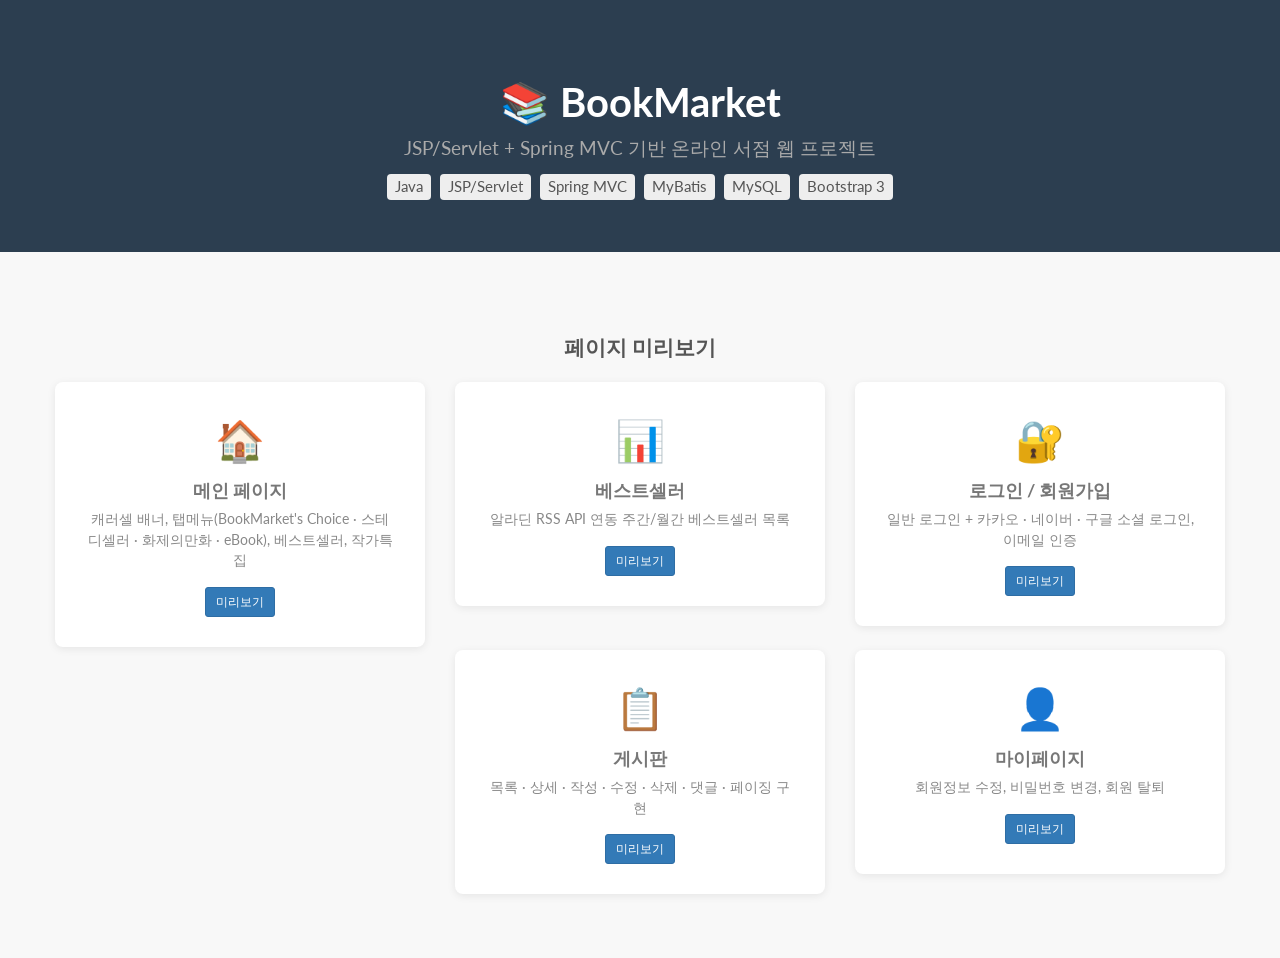
<file: docs/index.html>
<!DOCTYPE html>
<html lang="ko">
<head>
  <meta charset="UTF-8">
  <meta name="viewport" content="width=device-width, initial-scale=1">
  <link rel="stylesheet" href="https://maxcdn.bootstrapcdn.com/bootstrap/3.3.7/css/bootstrap.min.css">
  <link href="https://fonts.googleapis.com/css?family=Lato:300,400,700" rel="stylesheet">
  <link href="https://fonts.googleapis.com/css?family=Montserrat" rel="stylesheet">
  <link rel="stylesheet" href="css/default.css">
  <title>BookMarket - Preview</title>
  <style>
    body { background: #f8f8f8; font-family: 'Lato', sans-serif; }
    .hero { background: #2c3e50; color: white; padding: 60px 0 40px; text-align: center; }
    .hero h1 { font-size: 2.5em; font-weight: bold; }
    .hero p { font-size: 1.2em; color: #aaa; margin-top: 10px; }
    .card-grid { padding: 40px 0; }
    .preview-card { background: white; border-radius: 8px; box-shadow: 0 2px 8px rgba(0,0,0,0.08); padding: 30px; margin-bottom: 24px; text-align: center; transition: box-shadow 0.2s; }
    .preview-card:hover { box-shadow: 0 4px 16px rgba(0,0,0,0.15); }
    .preview-card .icon { font-size: 2.5em; margin-bottom: 12px; }
    .preview-card h4 { font-weight: bold; margin-bottom: 8px; }
    .preview-card p { color: #888; font-size: 0.9em; margin-bottom: 16px; }
    .badge-tag { display: inline-block; background: #eee; border-radius: 4px; padding: 2px 8px; font-size: 0.8em; margin: 2px; color: #555; }
    .section-title { text-align: center; margin: 40px 0 20px; font-weight: bold; font-size: 1.3em; color: #555; }
  </style>
</head>
<body>
  <div class="hero">
    <h1>📚 BookMarket</h1>
    <p>JSP/Servlet + Spring MVC 기반 온라인 서점 웹 프로젝트</p>
    <p>
      <span class="badge-tag">Java</span>
      <span class="badge-tag">JSP/Servlet</span>
      <span class="badge-tag">Spring MVC</span>
      <span class="badge-tag">MyBatis</span>
      <span class="badge-tag">MySQL</span>
      <span class="badge-tag">Bootstrap 3</span>
    </p>
  </div>

  <div class="container card-grid">
    <div class="section-title">페이지 미리보기</div>
    <div class="row">
      <div class="col-sm-4">
        <div class="preview-card">
          <div class="icon">🏠</div>
          <h4>메인 페이지</h4>
          <p>캐러셀 배너, 탭메뉴(BookMarket's Choice · 스테디셀러 · 화제의만화 · eBook), 베스트셀러, 작가특집</p>
          <a href="main.html" class="btn btn-primary btn-sm">미리보기</a>
        </div>
      </div>
      <div class="col-sm-4">
        <div class="preview-card">
          <div class="icon">📊</div>
          <h4>베스트셀러</h4>
          <p>알라딘 RSS API 연동 주간/월간 베스트셀러 목록</p>
          <a href="bestSeller.html" class="btn btn-primary btn-sm">미리보기</a>
        </div>
      </div>
      <div class="col-sm-4">
        <div class="preview-card">
          <div class="icon">🔐</div>
          <h4>로그인 / 회원가입</h4>
          <p>일반 로그인 + 카카오 · 네이버 · 구글 소셜 로그인, 이메일 인증</p>
          <a href="login.html" class="btn btn-primary btn-sm">미리보기</a>
        </div>
      </div>
      <div class="col-sm-4">
        <div class="preview-card">
          <div class="icon">📋</div>
          <h4>게시판</h4>
          <p>목록 · 상세 · 작성 · 수정 · 삭제 · 댓글 · 페이징 구현</p>
          <a href="bookList.html" class="btn btn-primary btn-sm">미리보기</a>
        </div>
      </div>
      <div class="col-sm-4">
        <div class="preview-card">
          <div class="icon">👤</div>
          <h4>마이페이지</h4>
          <p>회원정보 수정, 비밀번호 변경, 회원 탈퇴</p>
          <a href="mypage.html" class="btn btn-primary btn-sm">미리보기</a>
        </div>
      </div>
    </div>
  </div>
</body>
</html>
</file>
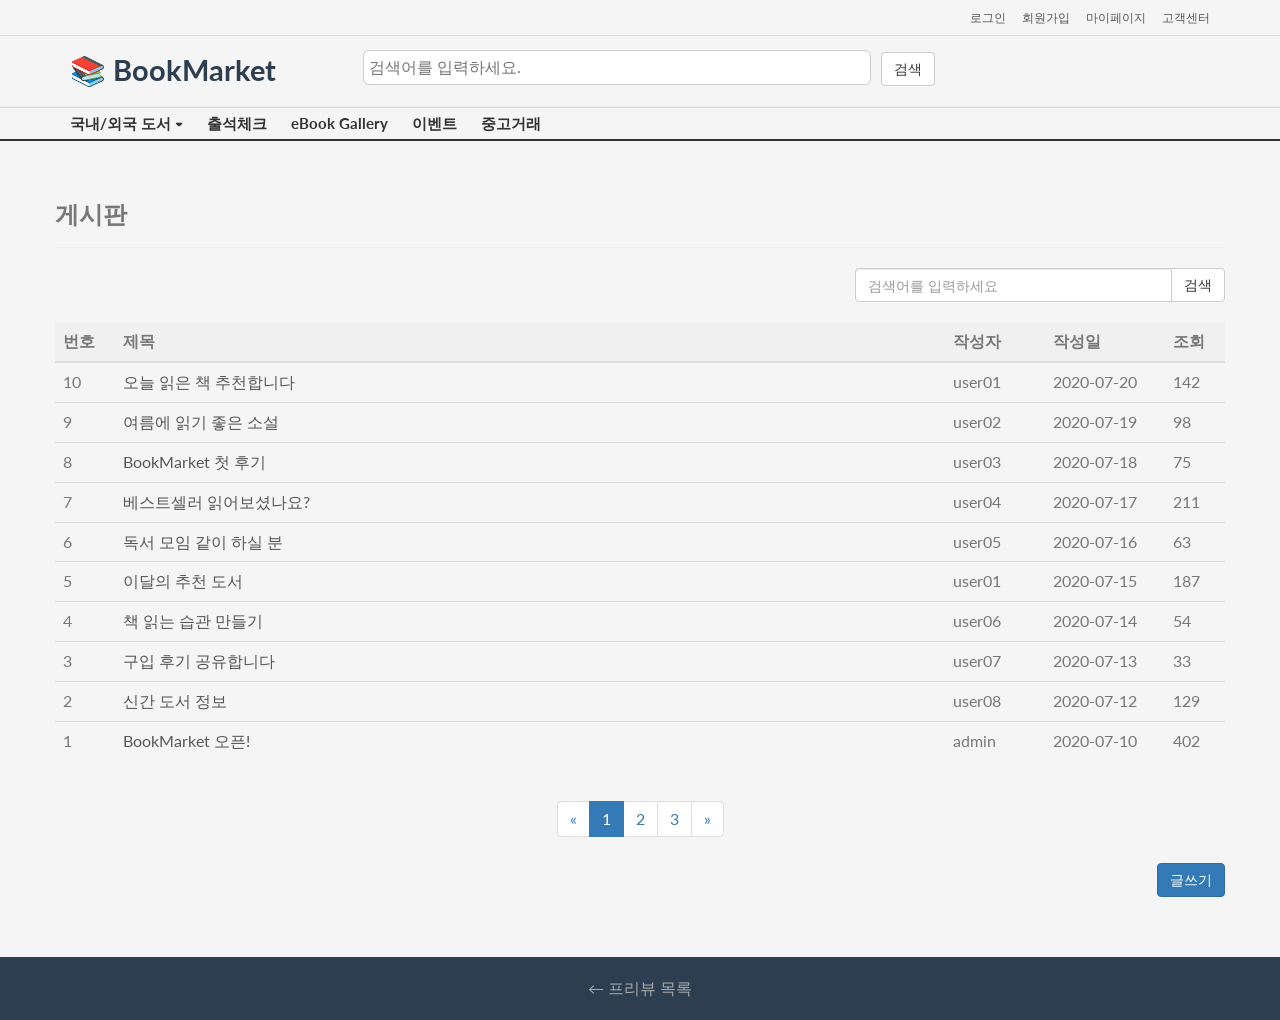
<file: docs/bookList.html>
<!DOCTYPE html>
<html lang="ko">
<head>
  <meta charset="UTF-8">
  <meta name="viewport" content="width=device-width, initial-scale=1">
  <link rel="stylesheet" href="https://maxcdn.bootstrapcdn.com/bootstrap/3.3.7/css/bootstrap.min.css">
  <link href="https://fonts.googleapis.com/css?family=Lato:300,400,700" rel="stylesheet">
  <link rel="stylesheet" href="css/default.css">
  <title>BookMarket - 게시판</title>
  <style>
    body { background: #f5f5f5; font-family: 'Lato', sans-serif; }
    .cheader.he1 { background: #f5f5f5; border-bottom: 1px solid #ddd; padding: 4px 0; font-size: 0.85em; }
    .cheader.he2 { padding: 14px 0; border-bottom: 1px solid #eee; }
    .cheader.he3 { border-top: 1px solid #ddd; border-bottom: 2px solid #333; padding: 5px 0; font-size: 15px; font-weight: bold; }
    .cheader.he3 a { color: #333; margin-right: 20px; }
    .nav-right-top { text-align: right; padding: 4px 0; }
    .nav-right-top a { margin-left: 12px; color: #555; font-size: 0.9em; }
    input#search { padding: 5px; width: 60%; border: 1px solid #ccc; border-radius: 6px; }
    .board-wrap { padding: 40px 0; }
    .table th { background: #f0f0f0; }
    .search-bar { margin-bottom: 20px; }
  </style>
</head>
<body>
  <div class="cheader he1">
    <div class="container">
      <div class="nav-right-top">
        <a href="login.html">로그인</a>
        <a href="#">회원가입</a>
        <a href="mypage.html">마이페이지</a>
        <a href="#">고객센터</a>
      </div>
    </div>
  </div>
  <div class="cheader he2">
    <div class="container">
      <div class="row">
        <div class="col-sm-3">
          <a href="main.html"><span style="font-size:1.8em;font-weight:bold;color:#2c3e50;">📚 BookMarket</span></a>
        </div>
        <div class="col-sm-9">
          <input type="search" id="search" placeholder="검색어를 입력하세요.">
          <input type="button" value="검색" class="btn btn-default" style="margin-left:6px;">
        </div>
      </div>
    </div>
  </div>
  <div class="cheader he3">
    <div class="container">
      <a href="#">국내/외국 도서 ▾</a>
      <a href="#">출석체크</a>
      <a href="#">eBook Gallery</a>
      <a href="#">이벤트</a>
      <a href="#">중고거래</a>
    </div>
  </div>

  <div class="container board-wrap">
    <h3><strong>게시판</strong></h3>
    <hr>
    <div class="row search-bar">
      <div class="col-sm-4 col-sm-offset-8">
        <div class="input-group">
          <input type="text" class="form-control" placeholder="검색어를 입력하세요">
          <span class="input-group-btn"><button class="btn btn-default">검색</button></span>
        </div>
      </div>
    </div>
    <table class="table table-hover">
      <thead>
        <tr>
          <th style="width:60px;">번호</th>
          <th>제목</th>
          <th style="width:100px;">작성자</th>
          <th style="width:120px;">작성일</th>
          <th style="width:60px;">조회</th>
        </tr>
      </thead>
      <tbody>
        <tr><td>10</td><td><a href="#">오늘 읽은 책 추천합니다</a></td><td>user01</td><td>2020-07-20</td><td>142</td></tr>
        <tr><td>9</td><td><a href="#">여름에 읽기 좋은 소설</a></td><td>user02</td><td>2020-07-19</td><td>98</td></tr>
        <tr><td>8</td><td><a href="#">BookMarket 첫 후기</a></td><td>user03</td><td>2020-07-18</td><td>75</td></tr>
        <tr><td>7</td><td><a href="#">베스트셀러 읽어보셨나요?</a></td><td>user04</td><td>2020-07-17</td><td>211</td></tr>
        <tr><td>6</td><td><a href="#">독서 모임 같이 하실 분</a></td><td>user05</td><td>2020-07-16</td><td>63</td></tr>
        <tr><td>5</td><td><a href="#">이달의 추천 도서</a></td><td>user01</td><td>2020-07-15</td><td>187</td></tr>
        <tr><td>4</td><td><a href="#">책 읽는 습관 만들기</a></td><td>user06</td><td>2020-07-14</td><td>54</td></tr>
        <tr><td>3</td><td><a href="#">구입 후기 공유합니다</a></td><td>user07</td><td>2020-07-13</td><td>33</td></tr>
        <tr><td>2</td><td><a href="#">신간 도서 정보</a></td><td>user08</td><td>2020-07-12</td><td>129</td></tr>
        <tr><td>1</td><td><a href="#">BookMarket 오픈!</a></td><td>admin</td><td>2020-07-10</td><td>402</td></tr>
      </tbody>
    </table>
    <div class="text-center">
      <ul class="pagination">
        <li><a href="#">&laquo;</a></li>
        <li class="active"><a href="#">1</a></li>
        <li><a href="#">2</a></li>
        <li><a href="#">3</a></li>
        <li><a href="#">&raquo;</a></li>
      </ul>
    </div>
    <div class="text-right">
      <a href="#" class="btn btn-primary">글쓰기</a>
    </div>
  </div>

  <footer style="background:#2c3e50;color:#aaa;padding:20px 0;text-align:center;margin-top:20px;">
    <a href="index.html" style="color:#aaa;">← 프리뷰 목록</a>
  </footer>
</body>
</html>
</file>
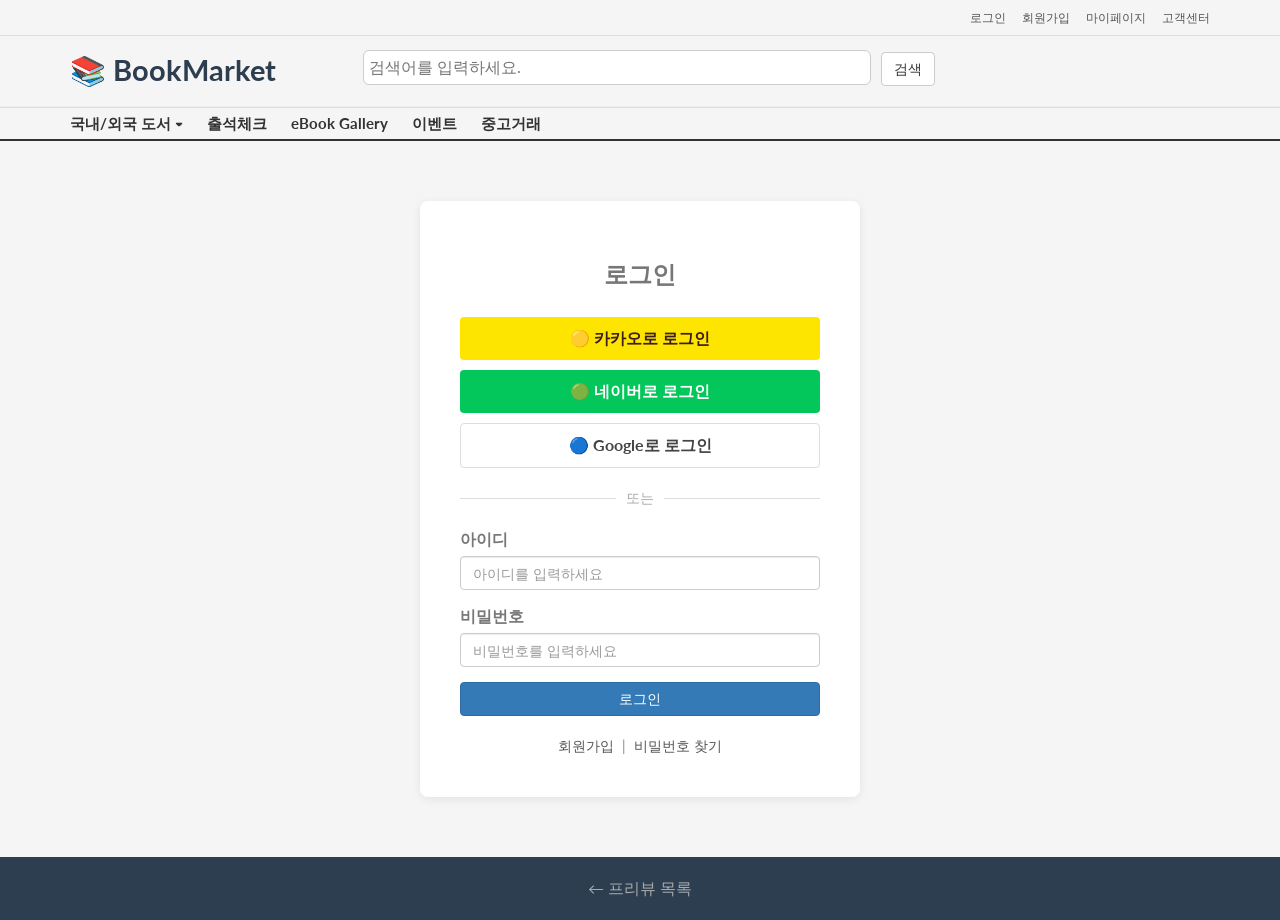
<file: docs/login.html>
<!DOCTYPE html>
<html lang="ko">
<head>
  <meta charset="UTF-8">
  <meta name="viewport" content="width=device-width, initial-scale=1">
  <link rel="stylesheet" href="https://maxcdn.bootstrapcdn.com/bootstrap/3.3.7/css/bootstrap.min.css">
  <link href="https://fonts.googleapis.com/css?family=Lato:300,400,700" rel="stylesheet">
  <link rel="stylesheet" href="css/default.css">
  <title>BookMarket - 로그인</title>
  <style>
    body { background: #f5f5f5; font-family: 'Lato', sans-serif; }
    .cheader.he1 { background: #f5f5f5; border-bottom: 1px solid #ddd; padding: 4px 0; font-size: 0.85em; }
    .cheader.he2 { padding: 14px 0; border-bottom: 1px solid #eee; }
    .cheader.he3 { border-top: 1px solid #ddd; border-bottom: 2px solid #333; padding: 5px 0; font-size: 15px; font-weight: bold; }
    .cheader.he3 a { color: #333; margin-right: 20px; }
    .nav-right-top { text-align: right; padding: 4px 0; }
    .nav-right-top a { margin-left: 12px; color: #555; font-size: 0.9em; }
    input#search { padding: 5px; width: 60%; border: 1px solid #ccc; border-radius: 6px; }
    .login-wrap { max-width: 440px; margin: 60px auto; background: white; border-radius: 8px; padding: 40px; box-shadow: 0 2px 10px rgba(0,0,0,0.08); }
    .login-wrap h3 { text-align: center; font-weight: bold; margin-bottom: 30px; }
    .social-btn { display: block; width: 100%; padding: 10px; border-radius: 4px; text-align: center; font-weight: bold; margin-bottom: 10px; border: none; cursor: pointer; font-size: 1em; }
    .kakao-btn { background: #FEE500; color: #3C1E1E; }
    .naver-btn { background: #03C75A; color: white; }
    .google-btn { background: #fff; color: #444; border: 1px solid #ddd; }
    .divider { text-align: center; margin: 20px 0; color: #aaa; font-size: 0.9em; position: relative; }
    .divider:before { content: ''; display: block; border-top: 1px solid #ddd; position: absolute; top: 50%; width: 100%; left: 0; }
    .divider span { background: white; padding: 0 10px; position: relative; z-index: 1; }
  </style>
</head>
<body>
  <div class="cheader he1">
    <div class="container">
      <div class="nav-right-top">
        <a href="login.html">로그인</a>
        <a href="#">회원가입</a>
        <a href="mypage.html">마이페이지</a>
        <a href="#">고객센터</a>
      </div>
    </div>
  </div>
  <div class="cheader he2">
    <div class="container">
      <div class="row">
        <div class="col-sm-3">
          <a href="main.html"><span style="font-size:1.8em;font-weight:bold;color:#2c3e50;">📚 BookMarket</span></a>
        </div>
        <div class="col-sm-9">
          <input type="search" id="search" placeholder="검색어를 입력하세요.">
          <input type="button" value="검색" class="btn btn-default" style="margin-left:6px;">
        </div>
      </div>
    </div>
  </div>
  <div class="cheader he3">
    <div class="container">
      <a href="#">국내/외국 도서 ▾</a>
      <a href="#">출석체크</a>
      <a href="#">eBook Gallery</a>
      <a href="#">이벤트</a>
      <a href="#">중고거래</a>
    </div>
  </div>

  <div class="login-wrap">
    <h3>로그인</h3>
    <button class="social-btn kakao-btn">🟡 카카오로 로그인</button>
    <button class="social-btn naver-btn">🟢 네이버로 로그인</button>
    <button class="social-btn google-btn">🔵 Google로 로그인</button>
    <div class="divider"><span>또는</span></div>
    <form>
      <div class="form-group">
        <label>아이디</label>
        <input type="text" class="form-control" placeholder="아이디를 입력하세요">
      </div>
      <div class="form-group">
        <label>비밀번호</label>
        <input type="password" class="form-control" placeholder="비밀번호를 입력하세요">
      </div>
      <button type="submit" class="btn btn-primary btn-block" style="margin-top:10px;">로그인</button>
    </form>
    <div style="text-align:center; margin-top:20px; color:#888; font-size:0.9em;">
      <a href="#">회원가입</a> &nbsp;|&nbsp; <a href="#">비밀번호 찾기</a>
    </div>
  </div>

  <footer style="background:#2c3e50;color:#aaa;padding:20px 0;text-align:center;margin-top:20px;">
    <a href="index.html" style="color:#aaa;">← 프리뷰 목록</a>
  </footer>
</body>
</html>
</file>
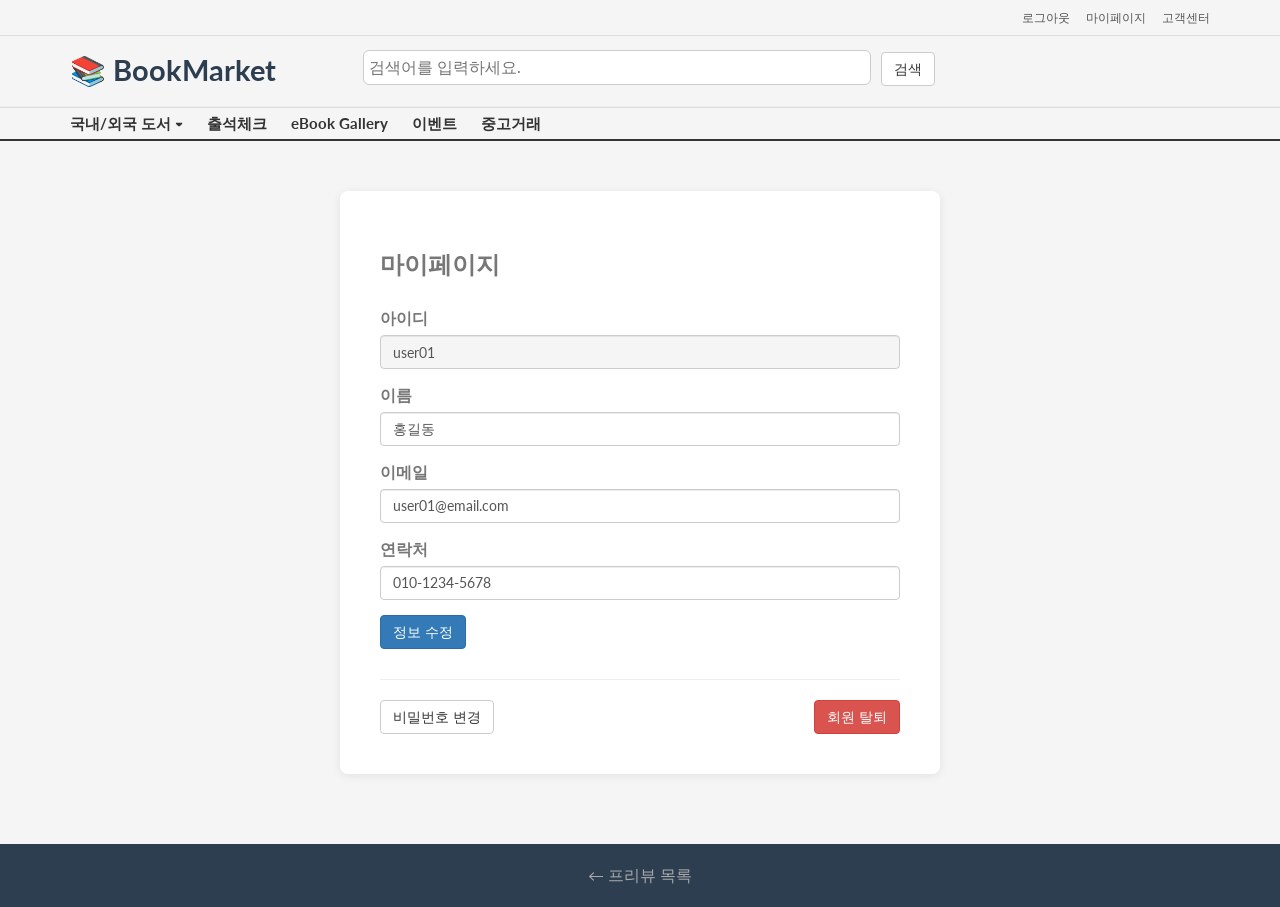
<file: docs/mypage.html>
<!DOCTYPE html>
<html lang="ko">
<head>
  <meta charset="UTF-8">
  <meta name="viewport" content="width=device-width, initial-scale=1">
  <link rel="stylesheet" href="https://maxcdn.bootstrapcdn.com/bootstrap/3.3.7/css/bootstrap.min.css">
  <link href="https://fonts.googleapis.com/css?family=Lato:300,400,700" rel="stylesheet">
  <link rel="stylesheet" href="css/default.css">
  <title>BookMarket - 마이페이지</title>
  <style>
    body { background: #f5f5f5; font-family: 'Lato', sans-serif; }
    .cheader.he1 { background: #f5f5f5; border-bottom: 1px solid #ddd; padding: 4px 0; font-size: 0.85em; }
    .cheader.he2 { padding: 14px 0; border-bottom: 1px solid #eee; }
    .cheader.he3 { border-top: 1px solid #ddd; border-bottom: 2px solid #333; padding: 5px 0; font-size: 15px; font-weight: bold; }
    .cheader.he3 a { color: #333; margin-right: 20px; }
    .nav-right-top { text-align: right; padding: 4px 0; }
    .nav-right-top a { margin-left: 12px; color: #555; font-size: 0.9em; }
    input#search { padding: 5px; width: 60%; border: 1px solid #ccc; border-radius: 6px; }
    .mypage-wrap { max-width: 600px; margin: 50px auto; background: white; border-radius: 8px; padding: 40px; box-shadow: 0 2px 10px rgba(0,0,0,0.08); }
    .mypage-wrap h3 { font-weight: bold; margin-bottom: 30px; }
    .section-btn { margin-top: 30px; padding-top: 20px; border-top: 1px solid #eee; }
  </style>
</head>
<body>
  <div class="cheader he1">
    <div class="container">
      <div class="nav-right-top">
        <a href="#">로그아웃</a>
        <a href="mypage.html">마이페이지</a>
        <a href="#">고객센터</a>
      </div>
    </div>
  </div>
  <div class="cheader he2">
    <div class="container">
      <div class="row">
        <div class="col-sm-3">
          <a href="main.html"><span style="font-size:1.8em;font-weight:bold;color:#2c3e50;">📚 BookMarket</span></a>
        </div>
        <div class="col-sm-9">
          <input type="search" id="search" placeholder="검색어를 입력하세요.">
          <input type="button" value="검색" class="btn btn-default" style="margin-left:6px;">
        </div>
      </div>
    </div>
  </div>
  <div class="cheader he3">
    <div class="container">
      <a href="#">국내/외국 도서 ▾</a>
      <a href="#">출석체크</a>
      <a href="#">eBook Gallery</a>
      <a href="#">이벤트</a>
      <a href="#">중고거래</a>
    </div>
  </div>

  <div class="container">
    <div class="mypage-wrap">
      <h3>마이페이지</h3>
      <form>
        <div class="form-group">
          <label>아이디</label>
          <input type="text" class="form-control" value="user01" readonly style="background:#f5f5f5;">
        </div>
        <div class="form-group">
          <label>이름</label>
          <input type="text" class="form-control" value="홍길동">
        </div>
        <div class="form-group">
          <label>이메일</label>
          <input type="email" class="form-control" value="user01@email.com">
        </div>
        <div class="form-group">
          <label>연락처</label>
          <input type="text" class="form-control" value="010-1234-5678">
        </div>
        <button type="submit" class="btn btn-primary">정보 수정</button>
      </form>
      <div class="section-btn">
        <a href="#" class="btn btn-default">비밀번호 변경</a>
        <a href="#" class="btn btn-danger pull-right">회원 탈퇴</a>
      </div>
    </div>
  </div>

  <footer style="background:#2c3e50;color:#aaa;padding:20px 0;text-align:center;margin-top:20px;">
    <a href="index.html" style="color:#aaa;">← 프리뷰 목록</a>
  </footer>
</body>
</html>
</file>
<file: docs/css/default.css>
/* General Demo Style */
@import url(https://fonts.googleapis.com/css?family=Lato:300,400,700);

*, *:after, *:before { -webkit-box-sizing: border-box; -moz-box-sizing: border-box; box-sizing: border-box; }
body, html { font-size: 100%; padding: 0; margin: 0; }

.clearfix:before, .clearfix:after { content: " "; display: table; }
.clearfix:after { clear: both; }

body {
	font-family: 'Lato', Calibri, Arial, sans-serif;
	color: #777;
}

a {
	color: #555;
	text-decoration: none;
	outline: none;
}

a:hover, a:active { color: #777; }
a img { border: none; }

.container > header {
	margin: 0 auto;
	padding: 2em;
	text-align: center;
	background: rgba(0,0,0,0.01);
}

.container > header h1 {
	font-size: 2.625em;
	line-height: 1.3;
	margin: 0;
	font-weight: 300;
}

@media screen and (max-width: 46.0625em) {
	.column { width: 100%; min-width: auto; min-height: auto; padding: 1em; }
	.column p { text-align: left; font-size: 1.5em; }
}
</file>
